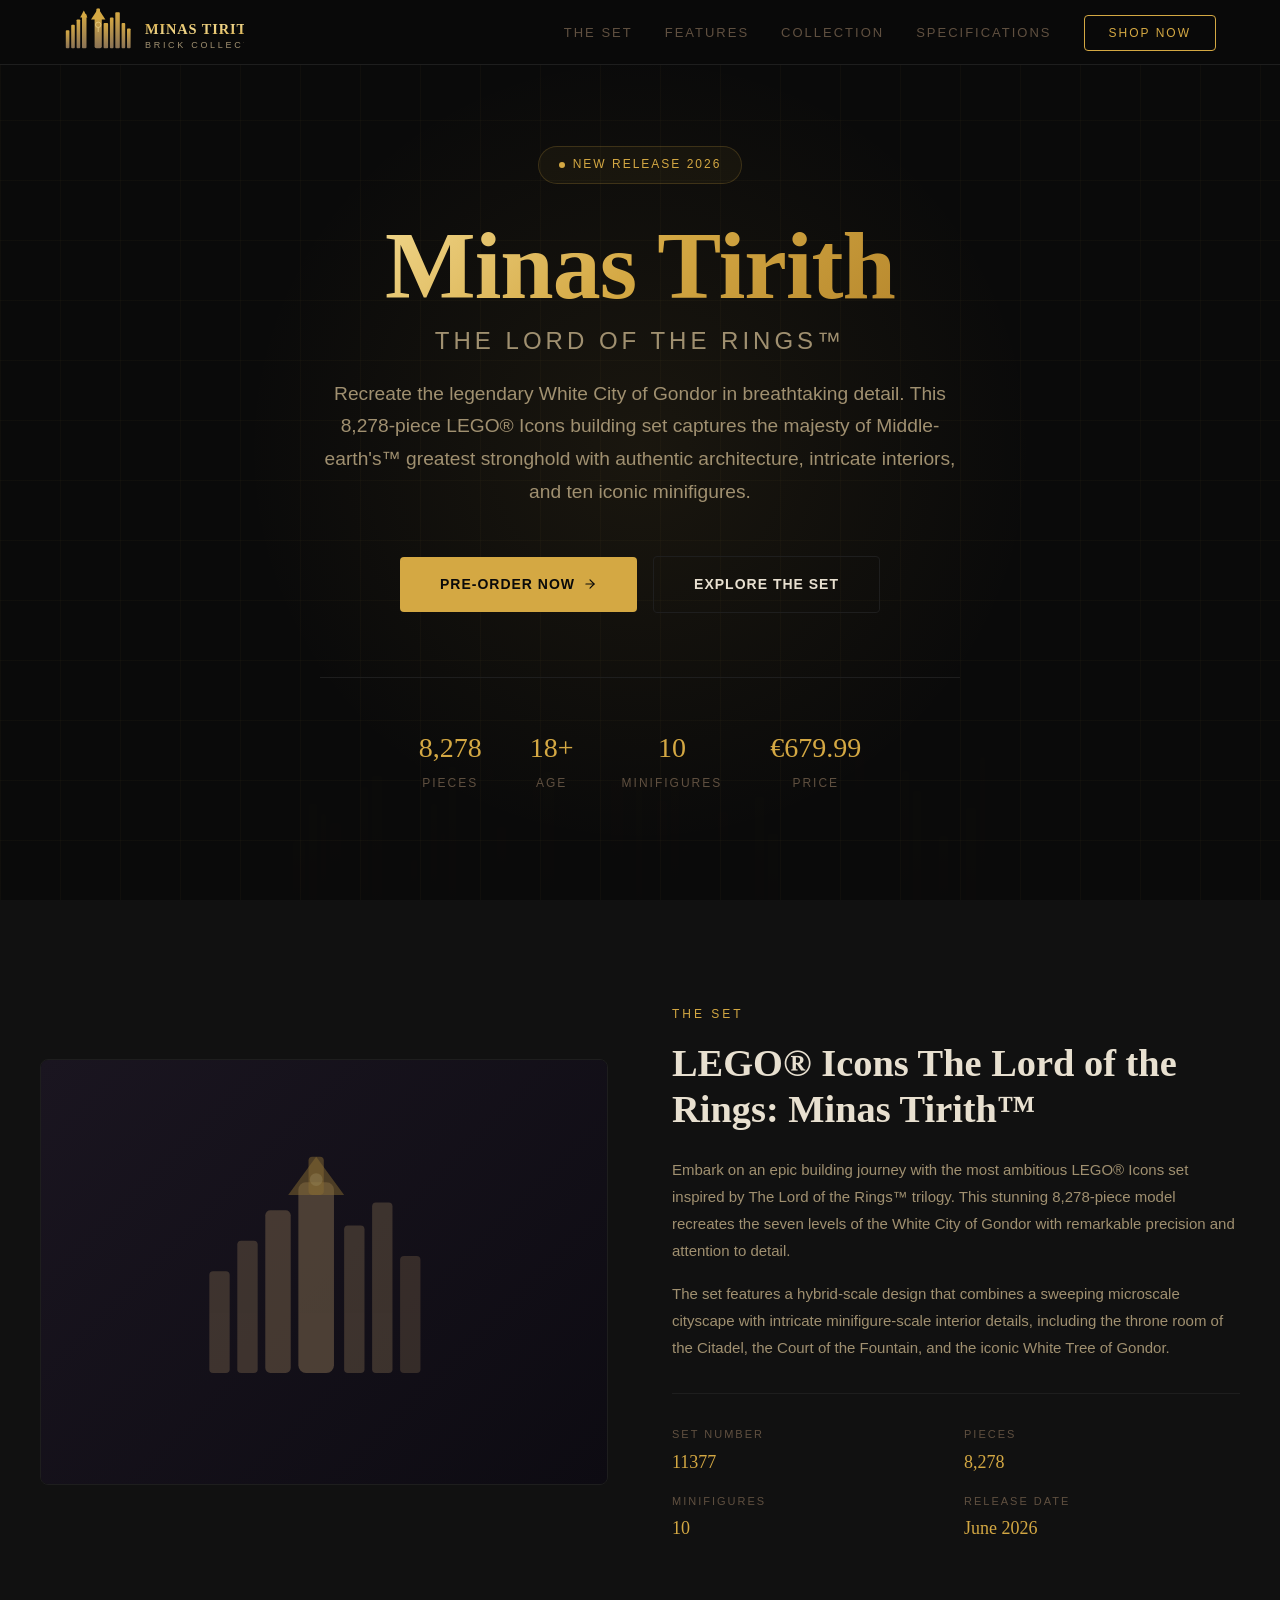
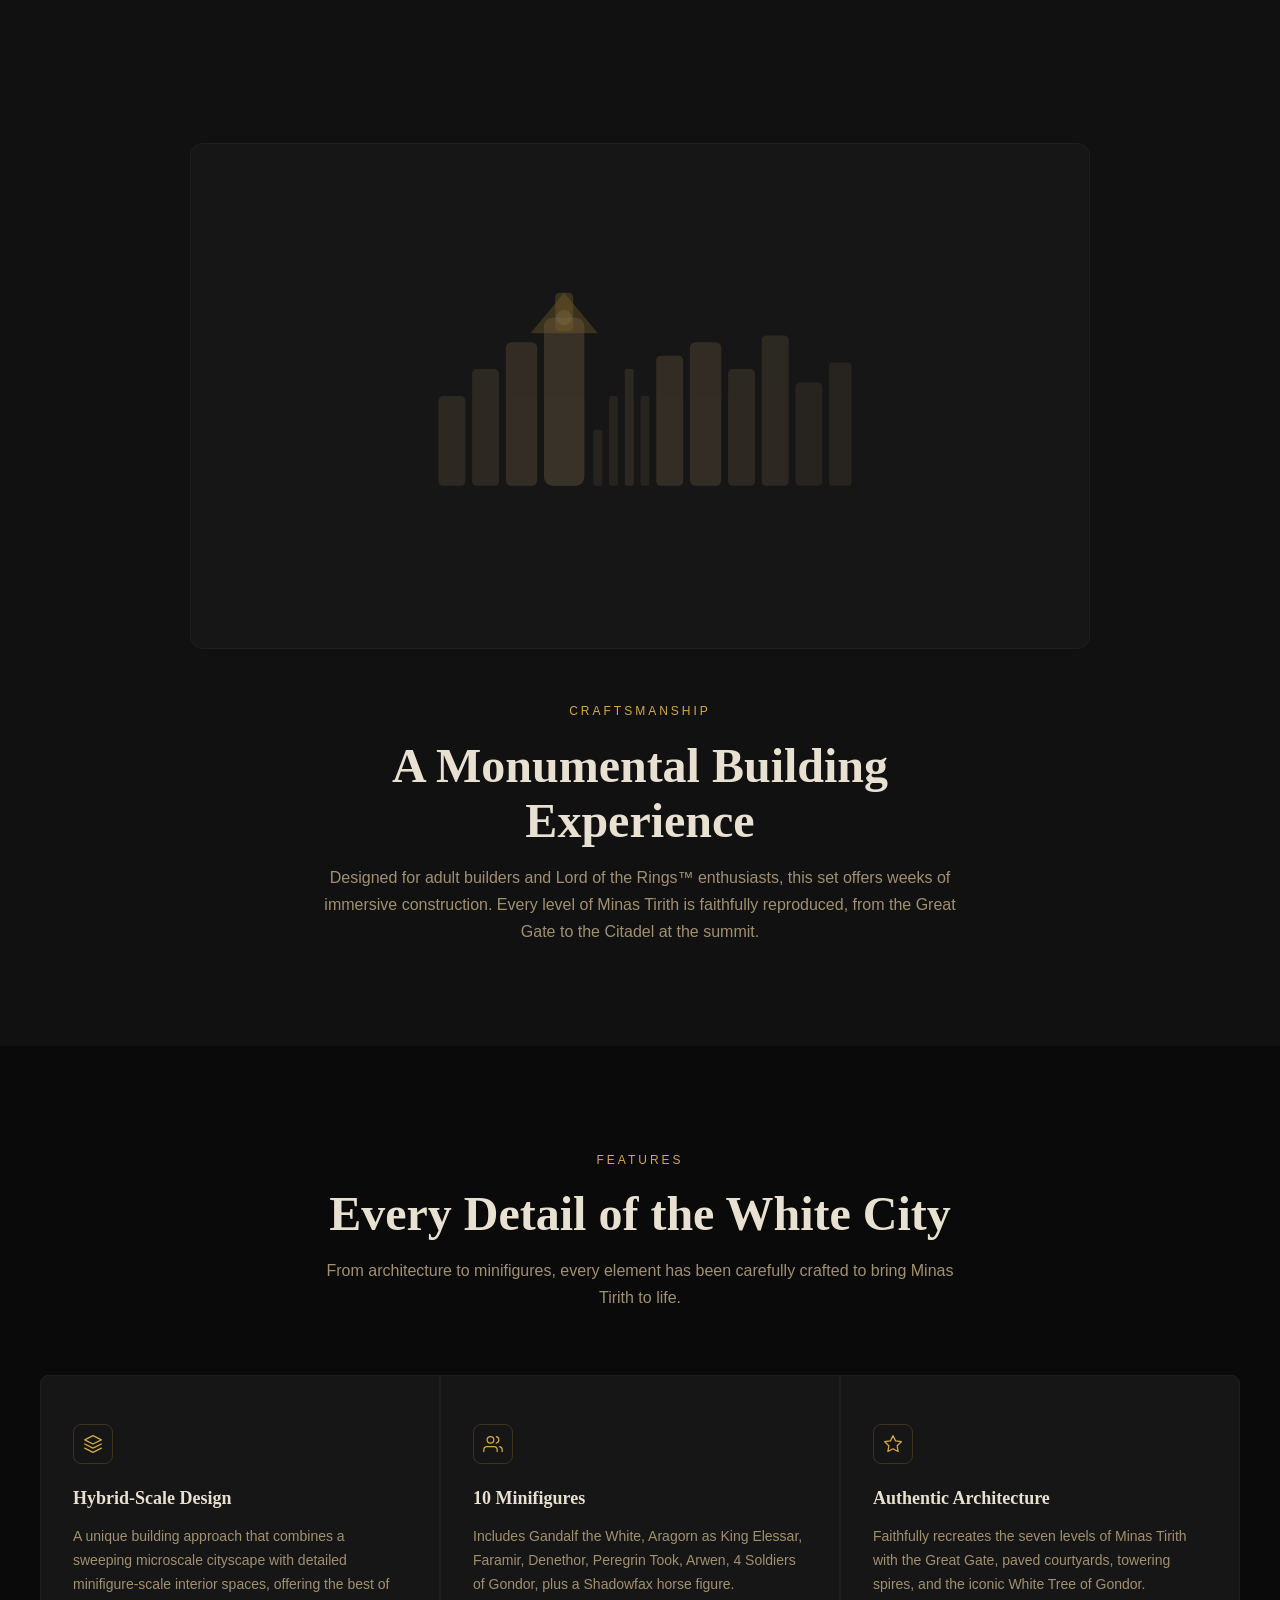
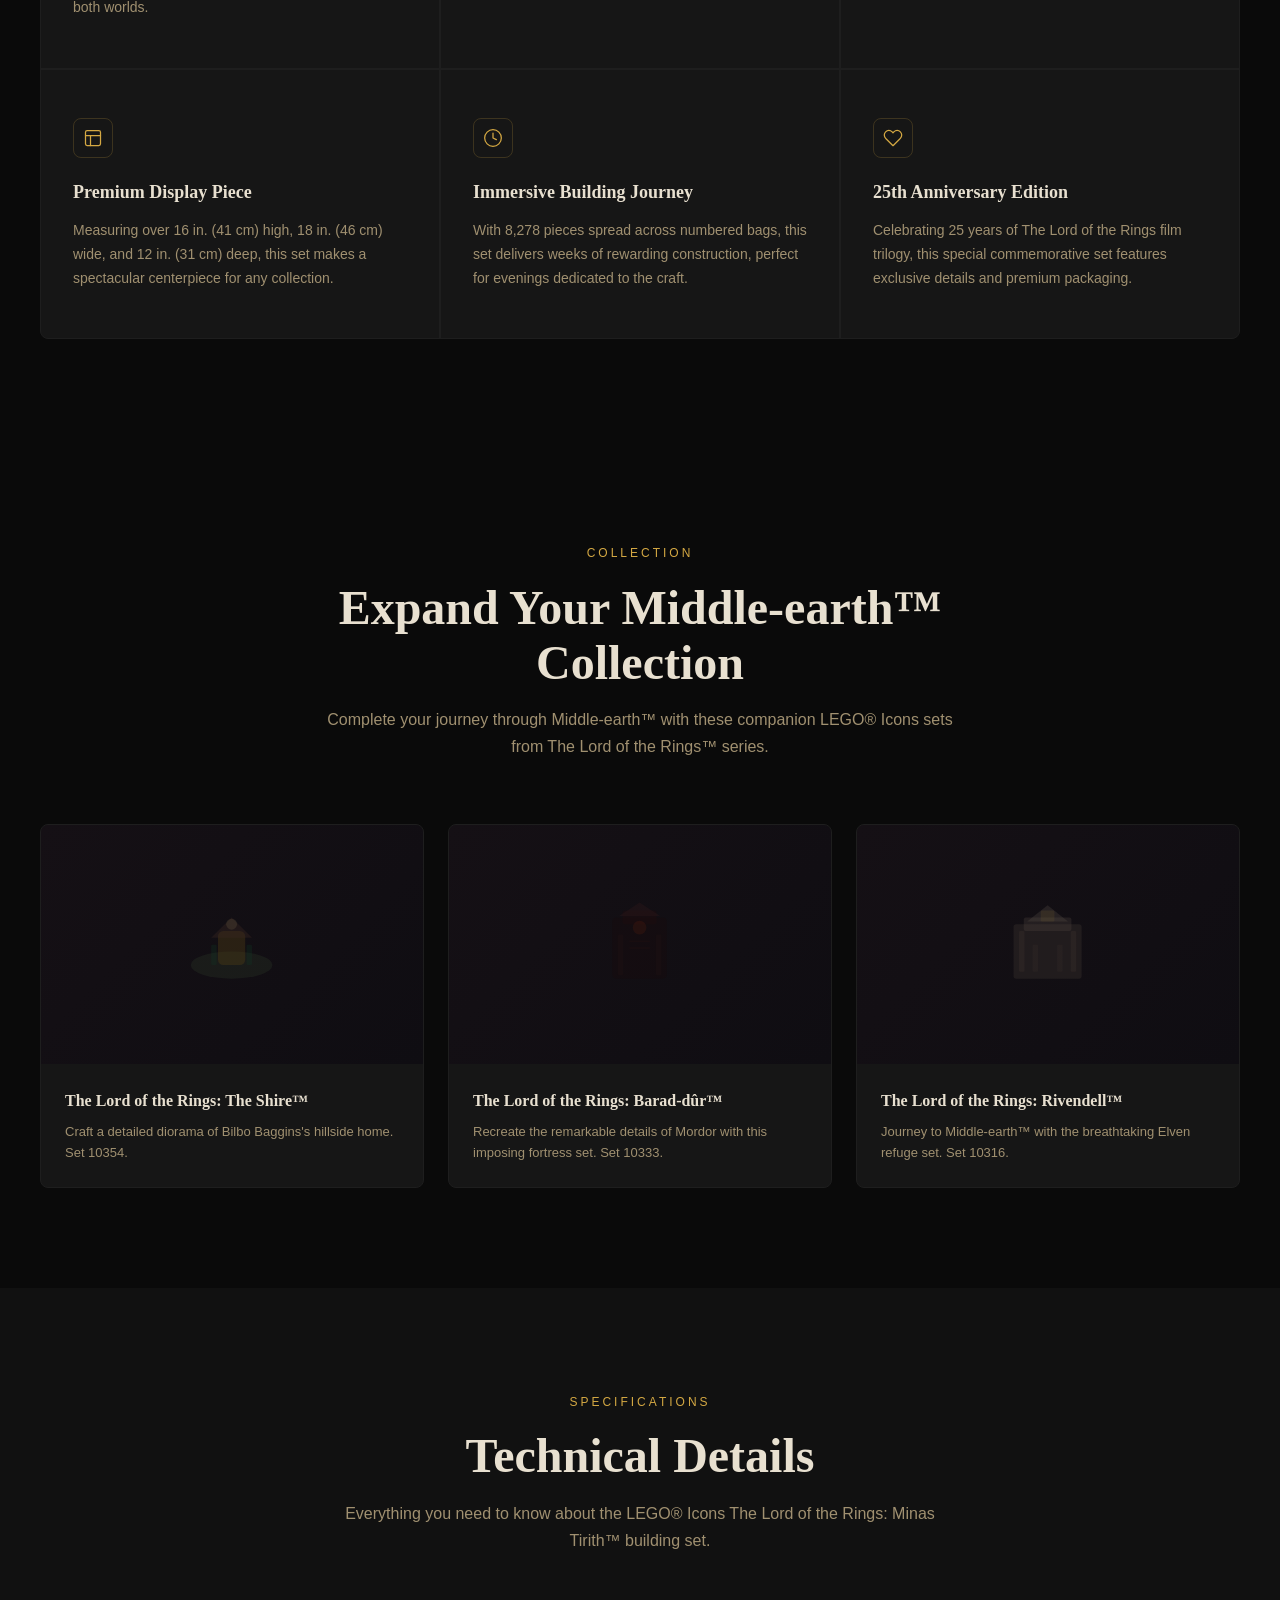
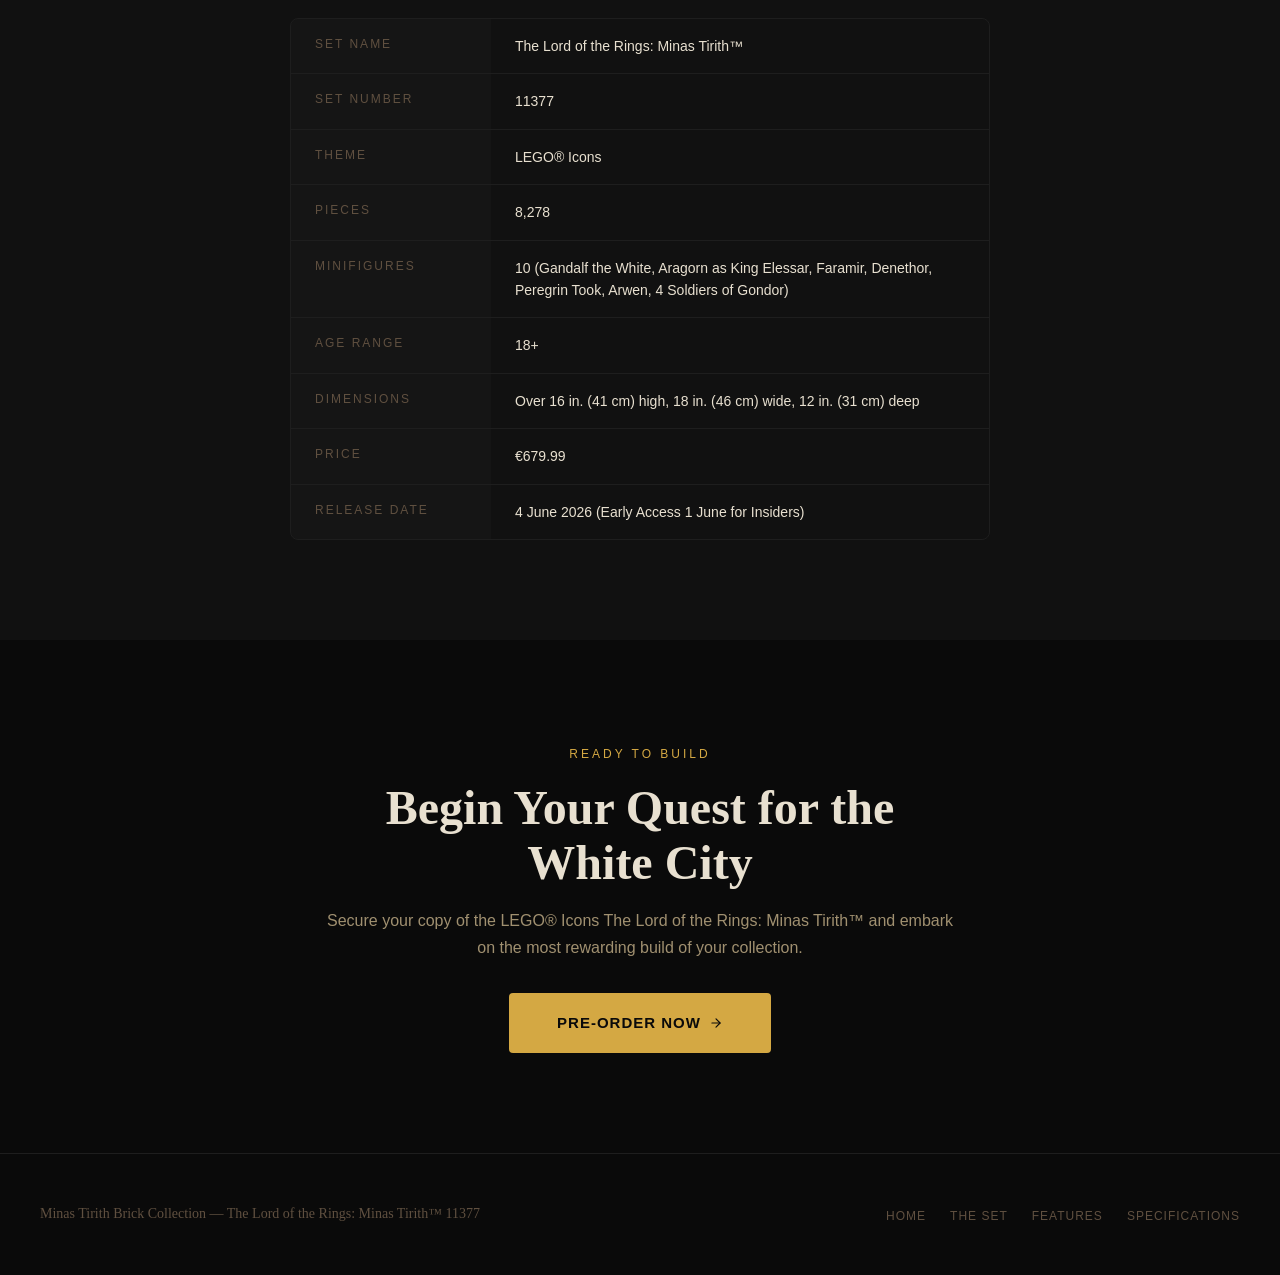
<file: index.html>
<!DOCTYPE html>
<html lang="en">
<head>
  <meta charset="UTF-8">
  <meta name="viewport" content="width=device-width, initial-scale=1.0">

  <!-- ======== SEO Meta ======== -->
  <title>The Lord of the Rings: Minas Tirith™ 11377 | LEGO® Icons | Brick Collection</title>
  <meta name="description" content="Build the legendary White City of Gondor with the LEGO® Icons The Lord of the Rings: Minas Tirith™ (11377) set. 8,278 pieces, hybrid-scale design with 10 minifigures. A spectacular display model for adult builders and Middle-earth™ fans.">
  <meta name="keywords" content="LEGO Icons, Lord of the Rings, Minas Tirith, White City, Gondor, adult building set, 8,278 pieces, display model, Middle-earth, hybrid-scale design, collectible LEGO set, fantasy building set, LOTR LEGO, 11377">
  <meta name="robots" content="index, follow">
  <meta name="author" content="Minas Tirith Brick Collection">
  <link rel="canonical" href="https://minastirithlego.homes/">

  <!-- ======== Open Graph ======== -->
  <meta property="og:type" content="website">
  <meta property="og:title" content="The Lord of the Rings: Minas Tirith™ 11377 | LEGO® Icons | Brick Collection">
  <meta property="og:description" content="Build the legendary White City of Gondor with the LEGO® Icons The Lord of the Rings: Minas Tirith™ (11377) set. 8,278 pieces, hybrid-scale design with 10 minifigures.">
  <meta property="og:url" content="https://minastirithlego.homes/">
  <meta property="og:image" content="assets/og-image.svg">
  <meta property="og:image:width" content="1200">
  <meta property="og:image:height" content="630">
  <meta property="og:locale" content="en_US">
  <meta property="og:site_name" content="Minas Tirith Brick Collection">

  <!-- ======== Twitter Card ======== -->
  <meta name="twitter:card" content="summary_large_image">
  <meta name="twitter:title" content="The Lord of the Rings: Minas Tirith™ 11377 | LEGO® Icons">
  <meta name="twitter:description" content="Build the legendary White City of Gondor with the LEGO® Icons Minas Tirith™ set. 8,278 pieces, 10 minifigures.">
  <meta name="twitter:image" content="assets/og-image.svg">

  <!-- ======== Favicon ======== -->
  <link rel="icon" type="image/svg+xml" href="assets/favicon.svg">
  <link rel="apple-touch-icon" href="assets/apple-touch-icon.svg">

  <!-- ======== Styles ======== -->
  <link rel="stylesheet" href="styles.css">

  <!-- ======== Schema ======== -->
  <script type="application/ld+json">
  {
    "@context": "https://schema.org",
    "@type": "Product",
    "name": "LEGO® Icons The Lord of the Rings: Minas Tirith™",
    "sku": "11377",
    "description": "Build the legendary White City of Gondor with the LEGO® Icons The Lord of the Rings: Minas Tirith™ set. 8,278 pieces, hybrid-scale design with 10 minifigures.",
    "brand": {
      "@type": "Brand",
      "name": "LEGO® Icons"
    },
    "offers": {
      "@type": "Offer",
      "priceCurrency": "EUR",
      "price": "679.99"
    }
  }
  </script>
</head>
<body>

  <!-- ============================================
       NAVIGATION
       ============================================ -->
  <nav class="nav">
    <div class="nav-inner">
      <a href="/" class="nav-logo" aria-label="Minas Tirith Brick Collection Home">
        <img src="assets/logo.svg" alt="Minas Tirith Brick Collection" width="180" height="54">
      </a>
      <ul class="nav-links" id="navLinks">
        <li><a href="#product">The Set</a></li>
        <li><a href="#features">Features</a></li>
        <li><a href="#collection">Collection</a></li>
        <li><a href="#specs">Specifications</a></li>
        <li><a href="https://mirofish.my/" class="nav-cta" target="_blank" rel="noopener">Shop Now</a></li>
      </ul>
      <button class="mobile-menu-btn" id="mobileMenuBtn" aria-label="Toggle navigation menu">
        <svg width="24" height="24" viewBox="0 0 24 24" fill="none" stroke="currentColor" stroke-width="1.5" stroke-linecap="round">
          <line x1="4" y1="7" x2="20" y2="7"/>
          <line x1="4" y1="12" x2="20" y2="12"/>
          <line x1="4" y1="17" x2="20" y2="17"/>
        </svg>
      </button>
    </div>
  </nav>

  <!-- ============================================
       HERO SECTION
       ============================================ -->
  <section class="hero" id="hero">
    <div class="hero-bg">
      <div class="hero-bg-grid"></div>
      <div class="hero-bg-glow"></div>
      <div class="hero-bg-city" id="citySilhouette"></div>
    </div>

    <div class="hero-content">
      <div class="hero-badge fade-in">
        <span class="hero-badge-dot"></span>
        New Release 2026
      </div>

      <h1 class="hero-title fade-in-up delay-1">
        <span class="gold">Minas Tirith</span>
        <span class="subtitle">The Lord of the Rings™</span>
      </h1>

      <p class="hero-desc fade-in-up delay-2">
        Recreate the legendary White City of Gondor in breathtaking detail. 
        This 8,278-piece LEGO® Icons building set captures the majesty of 
        Middle-earth's™ greatest stronghold with authentic architecture, 
        intricate interiors, and ten iconic minifigures.
      </p>

      <div class="hero-actions fade-in-up delay-3">
        <a href="https://mirofish.my/" class="btn btn-primary" target="_blank" rel="noopener">
          Pre-order Now
          <svg width="14" height="14" viewBox="0 0 24 24" fill="none" stroke="currentColor" stroke-width="2" stroke-linecap="round" stroke-linejoin="round">
            <line x1="5" y1="12" x2="19" y2="12"/><polyline points="12 5 19 12 12 19"/>
          </svg>
        </a>
        <a href="#product" class="btn btn-secondary">
          Explore the Set
        </a>
      </div>

      <div class="hero-stats fade-in-up delay-4">
        <div>
          <div class="hero-stat-value">8,278</div>
          <div class="hero-stat-label">Pieces</div>
        </div>
        <div>
          <div class="hero-stat-value">18+</div>
          <div class="hero-stat-label">Age</div>
        </div>
        <div>
          <div class="hero-stat-value">10</div>
          <div class="hero-stat-label">Minifigures</div>
        </div>
        <div>
          <div class="hero-stat-value">€679.99</div>
          <div class="hero-stat-label">Price</div>
        </div>
      </div>
    </div>
  </section>

  <!-- ============================================
       PRODUCT SHOWCASE
       ============================================ -->
  <section class="section showcase" id="product">
    <div class="showcase-grid">
      <div class="showcase-image fade-in">
        <div class="showcase-image-placeholder">
          <svg viewBox="0 0 200 200" fill="none" xmlns="http://www.w3.org/2000/svg">
            <rect x="10" y="100" width="16" height="80" rx="3" fill="#8b7355" opacity="0.6"/>
            <rect x="32" y="76" width="16" height="104" rx="3" fill="#8b7355" opacity="0.6"/>
            <rect x="54" y="52" width="20" height="128" rx="4" fill="#8b7355" opacity="0.7"/>
            <rect x="80" y="30" width="28" height="150" rx="6" fill="#8b7355" opacity="0.8"/>
            <polygon points="94,10 72,40 116,40" fill="#d4a843" opacity="0.5"/>
            <rect x="88" y="10" width="12" height="30" rx="3" fill="#d4a843" opacity="0.5"/>
            <circle cx="94" cy="28" r="5" fill="#f0d68a" opacity="0.4"/>
            <rect x="116" y="64" width="16" height="116" rx="3" fill="#8b7355" opacity="0.6"/>
            <rect x="138" y="46" width="16" height="134" rx="3" fill="#8b7355" opacity="0.6"/>
            <rect x="160" y="88" width="16" height="92" rx="3" fill="#8b7355" opacity="0.5"/>
          </svg>
        </div>
      </div>

      <div class="showcase-info fade-in-up delay-1">
        <span class="section-label">The Set</span>
        <h2>LEGO® Icons The Lord of the Rings: Minas Tirith™</h2>
        <p>
          Embark on an epic building journey with the most ambitious LEGO® Icons 
          set inspired by The Lord of the Rings™ trilogy. This stunning 8,278-piece 
          model recreates the seven levels of the White City of Gondor with 
          remarkable precision and attention to detail.
        </p>
        <p>
          The set features a hybrid-scale design that combines a sweeping 
          microscale cityscape with intricate minifigure-scale interior details, 
          including the throne room of the Citadel, the Court of the Fountain, 
          and the iconic White Tree of Gondor.
        </p>

        <div class="showcase-specs">
          <div class="showcase-spec">
            <span class="showcase-spec-label">Set Number</span>
            <span class="showcase-spec-value">11377</span>
          </div>
          <div class="showcase-spec">
            <span class="showcase-spec-label">Pieces</span>
            <span class="showcase-spec-value">8,278</span>
          </div>
          <div class="showcase-spec">
            <span class="showcase-spec-label">Minifigures</span>
            <span class="showcase-spec-value">10</span>
          </div>
          <div class="showcase-spec">
            <span class="showcase-spec-label">Release Date</span>
            <span class="showcase-spec-value">June 2026</span>
          </div>
        </div>
      </div>
    </div>
  </section>

  <!-- ============================================
       HERO IMAGE SECTION (inspired by autoresearch)
       ============================================ -->
  <section class="section hero-image-section">
    <div class="hero-image-content">
      <div class="hero-image-wrapper fade-in">
        <svg viewBox="0 0 400 200" fill="none" xmlns="http://www.w3.org/2000/svg">
          <rect x="20" y="100" width="24" height="80" rx="4" fill="#8b7355" opacity="0.4"/>
          <rect x="50" y="76" width="24" height="104" rx="4" fill="#8b7355" opacity="0.4"/>
          <rect x="80" y="52" width="28" height="128" rx="5" fill="#8b7355" opacity="0.5"/>
          <rect x="114" y="30" width="36" height="150" rx="8" fill="#8b7355" opacity="0.6"/>
          <polygon points="132,8 102,44 162,44" fill="#d4a843" opacity="0.4"/>
          <rect x="124" y="8" width="16" height="34" rx="4" fill="#d4a843" opacity="0.4"/>
          <circle cx="132" cy="30" r="7" fill="#f0d68a" opacity="0.3"/>
          <rect x="158" y="130" width="8" height="50" rx="2" fill="#8b7355" opacity="0.3"/>
          <rect x="172" y="100" width="8" height="80" rx="2" fill="#8b7355" opacity="0.3"/>
          <rect x="186" y="76" width="8" height="104" rx="2" fill="#8b7355" opacity="0.4"/>
          <rect x="200" y="100" width="8" height="80" rx="2" fill="#8b7355" opacity="0.3"/>
          <rect x="214" y="64" width="24" height="116" rx="4" fill="#8b7355" opacity="0.5"/>
          <rect x="244" y="52" width="28" height="128" rx="5" fill="#8b7355" opacity="0.5"/>
          <rect x="278" y="76" width="24" height="104" rx="4" fill="#8b7355" opacity="0.4"/>
          <rect x="308" y="46" width="24" height="134" rx="4" fill="#8b7355" opacity="0.4"/>
          <rect x="338" y="88" width="24" height="92" rx="4" fill="#8b7355" opacity="0.3"/>
          <rect x="368" y="70" width="20" height="110" rx="3" fill="#8b7355" opacity="0.3"/>
        </svg>
      </div>
      <div class="section-header fade-in-up delay-1" style="margin-bottom: 0;">
        <span class="section-label">Craftsmanship</span>
        <h2 class="section-title">A Monumental Building Experience</h2>
        <p class="section-desc">
          Designed for adult builders and Lord of the Rings™ enthusiasts, 
          this set offers weeks of immersive construction. Every level of 
          Minas Tirith is faithfully reproduced, from the Great Gate to 
          the Citadel at the summit.
        </p>
      </div>
    </div>
  </section>

  <!-- ============================================
       FEATURES
       ============================================ -->
  <section class="section features" id="features">
    <div class="section-header fade-in">
      <span class="section-label">Features</span>
      <h2 class="section-title">Every Detail of the White City</h2>
      <p class="section-desc">
        From architecture to minifigures, every element has been carefully 
        crafted to bring Minas Tirith to life.
      </p>
    </div>

    <div class="features-grid fade-in-up delay-1">
      <div class="feature-card">
        <div class="feature-icon">
          <svg width="20" height="20" viewBox="0 0 24 24" fill="none" stroke="currentColor" stroke-width="1.5" stroke-linecap="round" stroke-linejoin="round">
            <path d="M12 2L2 7l10 5 10-5-10-5z"/><path d="M2 17l10 5 10-5"/><path d="M2 12l10 5 10-5"/>
          </svg>
        </div>
        <h3>Hybrid-Scale Design</h3>
        <p>A unique building approach that combines a sweeping microscale cityscape with detailed minifigure-scale interior spaces, offering the best of both worlds.</p>
      </div>

      <div class="feature-card">
        <div class="feature-icon">
          <svg width="20" height="20" viewBox="0 0 24 24" fill="none" stroke="currentColor" stroke-width="1.5" stroke-linecap="round" stroke-linejoin="round">
            <path d="M17 21v-2a4 4 0 0 0-4-4H5a4 4 0 0 0-4 4v2"/><circle cx="9" cy="7" r="4"/><path d="M23 21v-2a4 4 0 0 0-3-3.87"/><path d="M16 3.13a4 4 0 0 1 0 7.75"/>
          </svg>
        </div>
        <h3>10 Minifigures</h3>
        <p>Includes Gandalf the White, Aragorn as King Elessar, Faramir, Denethor, Peregrin Took, Arwen, 4 Soldiers of Gondor, plus a Shadowfax horse figure.</p>
      </div>

      <div class="feature-card">
        <div class="feature-icon">
          <svg width="20" height="20" viewBox="0 0 24 24" fill="none" stroke="currentColor" stroke-width="1.5" stroke-linecap="round" stroke-linejoin="round">
            <polygon points="12 2 15.09 8.26 22 9.27 17 14.14 18.18 21.02 12 17.77 5.82 21.02 7 14.14 2 9.27 8.91 8.26 12 2"/>
          </svg>
        </div>
        <h3>Authentic Architecture</h3>
        <p>Faithfully recreates the seven levels of Minas Tirith with the Great Gate, paved courtyards, towering spires, and the iconic White Tree of Gondor.</p>
      </div>

      <div class="feature-card">
        <div class="feature-icon">
          <svg width="20" height="20" viewBox="0 0 24 24" fill="none" stroke="currentColor" stroke-width="1.5" stroke-linecap="round" stroke-linejoin="round">
            <rect x="3" y="3" width="18" height="18" rx="2" ry="2"/><line x1="3" y1="9" x2="21" y2="9"/><line x1="9" y1="21" x2="9" y2="9"/>
          </svg>
        </div>
        <h3>Premium Display Piece</h3>
        <p>Measuring over 16 in. (41 cm) high, 18 in. (46 cm) wide, and 12 in. (31 cm) deep, this set makes a spectacular centerpiece for any collection.</p>
      </div>

      <div class="feature-card">
        <div class="feature-icon">
          <svg width="20" height="20" viewBox="0 0 24 24" fill="none" stroke="currentColor" stroke-width="1.5" stroke-linecap="round" stroke-linejoin="round">
            <circle cx="12" cy="12" r="10"/><path d="M12 6v6l4 2"/>
          </svg>
        </div>
        <h3>Immersive Building Journey</h3>
        <p>With 8,278 pieces spread across numbered bags, this set delivers weeks of rewarding construction, perfect for evenings dedicated to the craft.</p>
      </div>

      <div class="feature-card">
        <div class="feature-icon">
          <svg width="20" height="20" viewBox="0 0 24 24" fill="none" stroke="currentColor" stroke-width="1.5" stroke-linecap="round" stroke-linejoin="round">
            <path d="M20.84 4.61a5.5 5.5 0 0 0-7.78 0L12 5.67l-1.06-1.06a5.5 5.5 0 0 0-7.78 7.78l1.06 1.06L12 21.23l7.78-7.78 1.06-1.06a5.5 5.5 0 0 0 0-7.78z"/>
          </svg>
        </div>
        <h3>25th Anniversary Edition</h3>
        <p>Celebrating 25 years of The Lord of the Rings film trilogy, this special commemorative set features exclusive details and premium packaging.</p>
      </div>
    </div>
  </section>

  <!-- ============================================
       COLLECTION / RELATED SETS
       ============================================ -->
  <section class="section collection" id="collection">
    <div class="section-header fade-in">
      <span class="section-label">Collection</span>
      <h2 class="section-title">Expand Your Middle-earth™ Collection</h2>
      <p class="section-desc">
        Complete your journey through Middle-earth™ with these companion 
        LEGO® Icons sets from The Lord of the Rings™ series.
      </p>
    </div>

    <div class="collection-grid fade-in-up delay-1">
      <div class="collection-card">
        <div class="collection-card-image">
          <svg viewBox="0 0 200 140" fill="none" xmlns="http://www.w3.org/2000/svg">
            <ellipse cx="100" cy="100" rx="60" ry="20" fill="#4a6741" opacity="0.3"/>
            <rect x="80" y="50" width="40" height="50" rx="8" fill="#8b6914" opacity="0.4"/>
            <polygon points="100,30 70,60 130,60" fill="#5c3d2e" opacity="0.4"/>
            <circle cx="100" cy="40" r="8" fill="#f0d68a" opacity="0.2"/>
            <rect x="70" y="70" width="8" height="30" rx="2" fill="#0d5e33" opacity="0.3"/>
            <rect x="122" y="70" width="8" height="30" rx="2" fill="#0d5e33" opacity="0.3"/>
          </svg>
        </div>
        <div class="collection-card-body">
          <h3>The Lord of the Rings: The Shire™</h3>
          <p>Craft a detailed diorama of Bilbo Baggins's hillside home. Set 10354.</p>
        </div>
      </div>

      <div class="collection-card">
        <div class="collection-card-image">
          <svg viewBox="0 0 200 140" fill="none" xmlns="http://www.w3.org/2000/svg">
            <rect x="60" y="30" width="80" height="90" rx="6" fill="#1a0a0a" opacity="0.6"/>
            <rect x="75" y="20" width="50" height="20" rx="4" fill="#2a0a0a" opacity="0.5"/>
            <polygon points="100,8 70,28 130,28" fill="#3d1c1c" opacity="0.5"/>
            <circle cx="100" cy="45" r="10" fill="#ff4500" opacity="0.15"/>
            <rect x="68" y="55" width="8" height="60" rx="2" fill="#2a1515" opacity="0.4"/>
            <rect x="124" y="55" width="8" height="60" rx="2" fill="#2a1515" opacity="0.4"/>
            <line x1="85" y1="65" x2="115" y2="65" stroke="#ff4500" stroke-width="0.5" opacity="0.2"/>
            <line x1="85" y1="75" x2="115" y2="75" stroke="#ff4500" stroke-width="0.5" opacity="0.2"/>
          </svg>
        </div>
        <div class="collection-card-body">
          <h3>The Lord of the Rings: Barad-dûr™</h3>
          <p>Recreate the remarkable details of Mordor with this imposing fortress set. Set 10333.</p>
        </div>
      </div>

      <div class="collection-card">
        <div class="collection-card-image">
          <svg viewBox="0 0 200 140" fill="none" xmlns="http://www.w3.org/2000/svg">
            <rect x="50" y="40" width="100" height="80" rx="4" fill="#7a6b5a" opacity="0.3"/>
            <rect x="65" y="30" width="70" height="20" rx="3" fill="#8b7a6a" opacity="0.3"/>
            <polygon points="100,12 70,36 130,36" fill="#9a8a7a" opacity="0.3"/>
            <rect x="90" y="20" width="20" height="16" rx="2" fill="#d4a843" opacity="0.2"/>
            <rect x="58" y="50" width="8" height="60" rx="2" fill="#6a5b4a" opacity="0.3"/>
            <rect x="134" y="50" width="8" height="60" rx="2" fill="#6a5b4a" opacity="0.3"/>
            <rect x="78" y="70" width="8" height="40" rx="2" fill="#6a5b4a" opacity="0.2"/>
            <rect x="114" y="70" width="8" height="40" rx="2" fill="#6a5b4a" opacity="0.2"/>
          </svg>
        </div>
        <div class="collection-card-body">
          <h3>The Lord of the Rings: Rivendell™</h3>
          <p>Journey to Middle-earth™ with the breathtaking Elven refuge set. Set 10316.</p>
        </div>
      </div>
    </div>
  </section>

  <!-- ============================================
       SPECIFICATIONS
       ============================================ -->
  <section class="section specs" id="specs">
    <div class="section-header fade-in">
      <span class="section-label">Specifications</span>
      <h2 class="section-title">Technical Details</h2>
      <p class="section-desc">
        Everything you need to know about the LEGO® Icons The Lord of the 
        Rings: Minas Tirith™ building set.
      </p>
    </div>

    <div class="specs-table fade-in-up delay-1">
      <div class="specs-row">
        <div class="specs-label">Set Name</div>
        <div class="specs-value">The Lord of the Rings: Minas Tirith™</div>
      </div>
      <div class="specs-row">
        <div class="specs-label">Set Number</div>
        <div class="specs-value">11377</div>
      </div>
      <div class="specs-row">
        <div class="specs-label">Theme</div>
        <div class="specs-value">LEGO® Icons</div>
      </div>
      <div class="specs-row">
        <div class="specs-label">Pieces</div>
        <div class="specs-value">8,278</div>
      </div>
      <div class="specs-row">
        <div class="specs-label">Minifigures</div>
        <div class="specs-value">10 (Gandalf the White, Aragorn as King Elessar, Faramir, Denethor, Peregrin Took, Arwen, 4 Soldiers of Gondor)</div>
      </div>
      <div class="specs-row">
        <div class="specs-label">Age Range</div>
        <div class="specs-value">18+</div>
      </div>
      <div class="specs-row">
        <div class="specs-label">Dimensions</div>
        <div class="specs-value">Over 16 in. (41 cm) high, 18 in. (46 cm) wide, 12 in. (31 cm) deep</div>
      </div>
      <div class="specs-row">
        <div class="specs-label">Price</div>
        <div class="specs-value">€679.99</div>
      </div>
      <div class="specs-row">
        <div class="specs-label">Release Date</div>
        <div class="specs-value">4 June 2026 (Early Access 1 June for Insiders)</div>
      </div>
    </div>
  </section>

  <!-- ============================================
       CTA SECTION
       ============================================ -->
  <section class="section" style="background: var(--bg-primary); text-align: center;">
    <div class="section-header fade-in" style="margin-bottom: 32px;">
      <span class="section-label">Ready to Build</span>
      <h2 class="section-title">Begin Your Quest for the White City</h2>
      <p class="section-desc">
        Secure your copy of the LEGO® Icons The Lord of the Rings: 
        Minas Tirith™ and embark on the most rewarding build of your collection.
      </p>
    </div>

    <div class="fade-in-up delay-1">
      <a href="https://mirofish.my/" class="btn btn-primary" target="_blank" rel="noopener" style="padding: 18px 48px; font-size: 15px;">
        Pre-order Now
        <svg width="14" height="14" viewBox="0 0 24 24" fill="none" stroke="currentColor" stroke-width="2" stroke-linecap="round" stroke-linejoin="round">
          <line x1="5" y1="12" x2="19" y2="12"/><polyline points="12 5 19 12 12 19"/>
        </svg>
      </a>
    </div>
  </section>

  <!-- ============================================
       FOOTER
       ============================================ -->
  <footer class="footer">
    <div class="footer-inner">
      <div class="footer-logo">
        Minas Tirith Brick Collection &mdash; The Lord of the Rings: Minas Tirith™ 11377
      </div>
      <ul class="footer-links">
        <li><a href="#hero">Home</a></li>
        <li><a href="#product">The Set</a></li>
        <li><a href="#features">Features</a></li>
        <li><a href="#specs">Specifications</a></li>
      </ul>
    </div>
  </footer>

  <!-- ============================================
       JAVASCRIPT
       ============================================ -->
  <script>
    // Mobile menu toggle
    const mobileBtn = document.getElementById('mobileMenuBtn');
    const navLinks = document.getElementById('navLinks');

    mobileBtn.addEventListener('click', () => {
      navLinks.classList.toggle('open');
    });

    // Close mobile menu on link click
    document.querySelectorAll('.nav-links a').forEach(link => {
      link.addEventListener('click', () => {
        navLinks.classList.remove('open');
      });
    });

    // City silhouette generation
    const cityContainer = document.getElementById('citySilhouette');
    const numBuildings = 60;

    for (let i = 0; i < numBuildings; i++) {
      const building = document.createElement('span');
      const width = Math.random() * 8 + 4;
      const height = Math.random() * 120 + 40;
      const opacity = Math.random() * 0.08 + 0.02;
      building.style.width = width + 'px';
      building.style.height = height + 'px';
      building.style.opacity = opacity;
      cityContainer.appendChild(building);
    }

    // Intersection Observer for fade-in animations
    const observer = new IntersectionObserver((entries) => {
      entries.forEach(entry => {
        if (entry.isIntersecting) {
          entry.target.style.animationPlayState = 'running';
        }
      });
    }, { threshold: 0.1 });

    document.querySelectorAll('.fade-in, .fade-in-up').forEach(el => {
      el.style.animationPlayState = 'paused';
      observer.observe(el);
    });
  </script>

</body>
</html>
</file>
<file: styles.css>
/* ========================================
   MINAS TIRITH LEGO - Main Stylesheet
   Inspired by autoresearch.lol aesthetic
   ======================================== */

:root {
  --bg-primary: #0a0a0a;
  --bg-secondary: #111111;
  --bg-card: #161616;
  --text-primary: #e8e0d0;
  --text-secondary: #a09070;
  --text-muted: #605040;
  --accent-gold: #d4a843;
  --accent-gold-light: #f0d68a;
  --accent-gold-dark: #b8892e;
  --border-color: #1e1e1e;
  --border-gold: rgba(212, 168, 67, 0.2);
  --glow-gold: rgba(212, 168, 67, 0.08);
  --max-width: 1200px;
  --font-serif: 'Georgia', 'Times New Roman', serif;
  --font-sans: -apple-system, BlinkMacSystemFont, 'SF Pro Text', 'Helvetica Neue', Arial, sans-serif;
}

*, *::before, *::after {
  margin: 0;
  padding: 0;
  box-sizing: border-box;
}

html {
  scroll-behavior: smooth;
  -webkit-font-smoothing: antialiased;
  -moz-osx-font-smoothing: grayscale;
}

body {
  font-family: var(--font-sans);
  background: var(--bg-primary);
  color: var(--text-primary);
  line-height: 1.6;
  overflow-x: hidden;
}

a {
  color: var(--text-primary);
  text-decoration: none;
  transition: color 0.2s ease;
}

a:hover {
  color: var(--accent-gold);
}

img {
  max-width: 100%;
  height: auto;
}

.container {
  max-width: var(--max-width);
  margin: 0 auto;
  padding: 0 24px;
}

/* ========================================
   NAVIGATION
   ======================================== */

.nav {
  position: fixed;
  top: 0;
  left: 0;
  right: 0;
  z-index: 100;
  background: rgba(10, 10, 10, 0.95);
  backdrop-filter: blur(20px);
  -webkit-backdrop-filter: blur(20px);
  border-bottom: 1px solid var(--border-color);
}

.nav-inner {
  display: flex;
  align-items: center;
  justify-content: space-between;
  max-width: var(--max-width);
  margin: 0 auto;
  padding: 12px 24px;
  height: 64px;
}

.nav-logo {
  display: flex;
  align-items: center;
  gap: 12px;
}

.nav-logo svg {
  width: 180px;
  height: auto;
}

.nav-links {
  display: flex;
  align-items: center;
  gap: 32px;
  list-style: none;
}

.nav-links a {
  font-family: var(--font-sans);
  font-size: 13px;
  text-transform: uppercase;
  letter-spacing: 2px;
  color: var(--text-muted);
  transition: color 0.2s ease;
}

.nav-links a:hover {
  color: var(--accent-gold);
}

.nav-cta {
  padding: 10px 24px;
  background: transparent;
  border: 1px solid var(--accent-gold);
  border-radius: 4px;
  color: var(--accent-gold) !important;
  font-size: 12px !important;
  letter-spacing: 2px;
  text-transform: uppercase;
  transition: all 0.2s ease;
  cursor: pointer;
}

.nav-cta:hover {
  background: var(--accent-gold);
  color: var(--bg-primary) !important;
}

.mobile-menu-btn {
  display: none;
  background: none;
  border: none;
  color: var(--text-primary);
  cursor: pointer;
  padding: 8px;
}

/* ========================================
   HERO SECTION
   ======================================== */

.hero {
  min-height: 100vh;
  display: flex;
  align-items: center;
  justify-content: center;
  position: relative;
  padding: 120px 24px 80px;
  overflow: hidden;
}

.hero-bg {
  position: absolute;
  inset: 0;
  z-index: 0;
}

.hero-bg-grid {
  position: absolute;
  inset: 0;
  background-image:
    linear-gradient(rgba(212, 168, 67, 0.03) 1px, transparent 1px),
    linear-gradient(90deg, rgba(212, 168, 67, 0.03) 1px, transparent 1px);
  background-size: 60px 60px;
}

.hero-bg-glow {
  position: absolute;
  top: 50%;
  left: 50%;
  transform: translate(-50%, -50%);
  width: 800px;
  height: 800px;
  background: radial-gradient(circle, var(--glow-gold) 0%, transparent 70%);
  pointer-events: none;
}

.hero-bg-city {
  position: absolute;
  bottom: 0;
  left: 0;
  right: 0;
  height: 50%;
  opacity: 0.08;
  display: flex;
  align-items: flex-end;
  justify-content: center;
  gap: 4px;
}

.hero-bg-city span {
  display: block;
  background: linear-gradient(to top, #8b7355, #d4a843);
  border-radius: 2px 2px 0 0;
}

.hero-content {
  position: relative;
  z-index: 1;
  text-align: center;
  max-width: 800px;
}

.hero-badge {
  display: inline-flex;
  align-items: center;
  gap: 8px;
  padding: 8px 20px;
  border: 1px solid var(--border-gold);
  border-radius: 100px;
  font-size: 12px;
  letter-spacing: 2px;
  text-transform: uppercase;
  color: var(--accent-gold);
  margin-bottom: 32px;
  background: rgba(212, 168, 67, 0.05);
}

.hero-badge-dot {
  width: 6px;
  height: 6px;
  background: var(--accent-gold);
  border-radius: 50%;
  animation: pulse-dot 2s ease-in-out infinite;
}

@keyframes pulse-dot {
  0%, 100% { opacity: 0.5; }
  50% { opacity: 1; }
}

.hero-title {
  font-family: var(--font-serif);
  font-size: clamp(48px, 8vw, 96px);
  font-weight: 700;
  line-height: 1.05;
  margin-bottom: 24px;
  letter-spacing: -1px;
}

.hero-title .gold {
  background: linear-gradient(135deg, var(--accent-gold-light), var(--accent-gold), var(--accent-gold-dark));
  -webkit-background-clip: text;
  -webkit-text-fill-color: transparent;
  background-clip: text;
}

.hero-title .subtitle {
  display: block;
  font-family: var(--font-sans);
  font-size: clamp(16px, 2vw, 24px);
  font-weight: 400;
  letter-spacing: 4px;
  text-transform: uppercase;
  color: var(--text-secondary);
  -webkit-text-fill-color: var(--text-secondary);
  margin-top: 12px;
}

.hero-desc {
  font-size: clamp(16px, 1.5vw, 20px);
  color: var(--text-secondary);
  line-height: 1.7;
  margin-bottom: 48px;
  max-width: 640px;
  margin-left: auto;
  margin-right: auto;
}

.hero-actions {
  display: flex;
  align-items: center;
  justify-content: center;
  gap: 16px;
  flex-wrap: wrap;
}

.btn {
  display: inline-flex;
  align-items: center;
  gap: 8px;
  padding: 16px 40px;
  border-radius: 4px;
  font-family: var(--font-sans);
  font-size: 14px;
  font-weight: 600;
  letter-spacing: 1px;
  text-transform: uppercase;
  cursor: pointer;
  transition: all 0.3s ease;
  border: none;
  text-decoration: none;
}

.btn-primary {
  background: var(--accent-gold);
  color: var(--bg-primary);
}

.btn-primary:hover {
  background: var(--accent-gold-light);
  transform: translateY(-2px);
  box-shadow: 0 8px 32px rgba(212, 168, 67, 0.3);
}

.btn-secondary {
  background: transparent;
  border: 1px solid var(--border-color);
  color: var(--text-primary);
}

.btn-secondary:hover {
  border-color: var(--accent-gold);
  color: var(--accent-gold);
  transform: translateY(-2px);
}

.hero-stats {
  display: flex;
  align-items: center;
  justify-content: center;
  gap: 48px;
  margin-top: 64px;
  padding-top: 48px;
  border-top: 1px solid var(--border-color);
}

.hero-stat-value {
  font-family: var(--font-serif);
  font-size: 28px;
  color: var(--accent-gold);
  margin-bottom: 4px;
}

.hero-stat-label {
  font-size: 12px;
  text-transform: uppercase;
  letter-spacing: 2px;
  color: var(--text-muted);
}

/* ========================================
   SECTION COMMON
   ======================================== */

.section {
  padding: 100px 24px;
  position: relative;
}

.section-header {
  text-align: center;
  max-width: 640px;
  margin: 0 auto 64px;
}

.section-label {
  display: inline-block;
  font-size: 12px;
  letter-spacing: 3px;
  text-transform: uppercase;
  color: var(--accent-gold);
  margin-bottom: 16px;
}

.section-title {
  font-family: var(--font-serif);
  font-size: clamp(32px, 4vw, 48px);
  line-height: 1.15;
  margin-bottom: 16px;
}

.section-desc {
  font-size: 16px;
  color: var(--text-secondary);
  line-height: 1.7;
}

/* ========================================
   PRODUCT SHOWCASE
   ======================================== */

.showcase {
  background: var(--bg-secondary);
}

.showcase-grid {
  display: grid;
  grid-template-columns: 1fr 1fr;
  gap: 64px;
  align-items: center;
  max-width: var(--max-width);
  margin: 0 auto;
}

.showcase-image {
  position: relative;
  border-radius: 8px;
  overflow: hidden;
  background: var(--bg-card);
  border: 1px solid var(--border-color);
  aspect-ratio: 4/3;
  display: flex;
  align-items: center;
  justify-content: center;
}

.showcase-image-placeholder {
  width: 100%;
  height: 100%;
  display: flex;
  align-items: center;
  justify-content: center;
  background: linear-gradient(135deg, #1a1520 0%, #0d0b12 100%);
}

.showcase-image-placeholder svg {
  width: 60%;
  height: 60%;
  opacity: 0.6;
}

.showcase-info .section-label {
  display: inline-block;
}

.showcase-info h2 {
  font-family: var(--font-serif);
  font-size: clamp(28px, 3vw, 40px);
  line-height: 1.2;
  margin-bottom: 24px;
}

.showcase-info p {
  color: var(--text-secondary);
  line-height: 1.8;
  margin-bottom: 16px;
  font-size: 15px;
}

.showcase-specs {
  display: grid;
  grid-template-columns: 1fr 1fr;
  gap: 16px;
  margin-top: 32px;
  padding-top: 32px;
  border-top: 1px solid var(--border-color);
}

.showcase-spec {
  display: flex;
  flex-direction: column;
  gap: 4px;
}

.showcase-spec-label {
  font-size: 11px;
  text-transform: uppercase;
  letter-spacing: 2px;
  color: var(--text-muted);
}

.showcase-spec-value {
  font-family: var(--font-serif);
  font-size: 18px;
  color: var(--accent-gold);
}

/* ========================================
   FEATURES GRID
   ======================================== */

.features {
  background: var(--bg-primary);
}

.features-grid {
  display: grid;
  grid-template-columns: repeat(3, 1fr);
  gap: 2px;
  max-width: var(--max-width);
  margin: 0 auto;
  background: var(--border-color);
  border: 1px solid var(--border-color);
  border-radius: 8px;
  overflow: hidden;
}

.feature-card {
  background: var(--bg-card);
  padding: 48px 32px;
  transition: background 0.3s ease;
}

.feature-card:hover {
  background: #1a1a1a;
}

.feature-icon {
  width: 40px;
  height: 40px;
  margin-bottom: 20px;
  display: flex;
  align-items: center;
  justify-content: center;
  border: 1px solid var(--border-gold);
  border-radius: 8px;
  color: var(--accent-gold);
  font-size: 18px;
}

.feature-card h3 {
  font-family: var(--font-serif);
  font-size: 18px;
  margin-bottom: 12px;
  color: var(--text-primary);
}

.feature-card p {
  font-size: 14px;
  color: var(--text-secondary);
  line-height: 1.7;
}

/* ========================================
   HERO WITH IMAGE SECTION (inspired by autoresearch)
   ======================================== */

.hero-image-section {
  background: var(--bg-secondary);
  overflow: hidden;
}

.hero-image-content {
  max-width: var(--max-width);
  margin: 0 auto;
  display: flex;
  flex-direction: column;
  align-items: center;
  text-align: center;
}

.hero-image-wrapper {
  width: 100%;
  max-width: 900px;
  margin: 0 auto 48px;
  border-radius: 12px;
  overflow: hidden;
  border: 1px solid var(--border-color);
  background: var(--bg-card);
  aspect-ratio: 16/9;
  display: flex;
  align-items: center;
  justify-content: center;
}

.hero-image-wrapper svg {
  width: 50%;
  height: 50%;
  opacity: 0.5;
}

/* ========================================
   GALLERY / COLLECTION
   ======================================== */

.collection {
  background: var(--bg-primary);
}

.collection-grid {
  display: grid;
  grid-template-columns: repeat(3, 1fr);
  gap: 24px;
  max-width: var(--max-width);
  margin: 0 auto;
}

.collection-card {
  background: var(--bg-card);
  border: 1px solid var(--border-color);
  border-radius: 8px;
  overflow: hidden;
  transition: all 0.3s ease;
}

.collection-card:hover {
  border-color: var(--border-gold);
  transform: translateY(-4px);
}

.collection-card-image {
  aspect-ratio: 16/10;
  display: flex;
  align-items: center;
  justify-content: center;
  background: linear-gradient(135deg, #151015 0%, #0f0d12 100%);
  padding: 40px;
}

.collection-card-image svg {
  width: 60%;
  height: 60%;
  opacity: 0.5;
}

.collection-card-body {
  padding: 24px;
}

.collection-card h3 {
  font-family: var(--font-serif);
  font-size: 16px;
  margin-bottom: 8px;
}

.collection-card p {
  font-size: 13px;
  color: var(--text-secondary);
  line-height: 1.6;
}

/* ========================================
   SPECIFICATIONS
   ======================================== */

.specs {
  background: var(--bg-secondary);
}

.specs-table {
  max-width: 700px;
  margin: 0 auto;
  border: 1px solid var(--border-color);
  border-radius: 8px;
  overflow: hidden;
}

.specs-row {
  display: flex;
  border-bottom: 1px solid var(--border-color);
}

.specs-row:last-child {
  border-bottom: none;
}

.specs-label {
  flex: 0 0 200px;
  padding: 16px 24px;
  font-size: 12px;
  text-transform: uppercase;
  letter-spacing: 2px;
  color: var(--text-muted);
  background: rgba(255,255,255,0.02);
}

.specs-value {
  flex: 1;
  padding: 16px 24px;
  font-size: 14px;
  color: var(--text-primary);
}

/* ========================================
   FOOTER
   ======================================== */

.footer {
  border-top: 1px solid var(--border-color);
  padding: 48px 24px;
  background: var(--bg-primary);
}

.footer-inner {
  max-width: var(--max-width);
  margin: 0 auto;
  display: flex;
  align-items: center;
  justify-content: space-between;
}

.footer-logo {
  font-family: var(--font-serif);
  font-size: 14px;
  color: var(--text-muted);
}

.footer-links {
  display: flex;
  gap: 24px;
  list-style: none;
}

.footer-links a {
  font-size: 12px;
  text-transform: uppercase;
  letter-spacing: 1px;
  color: var(--text-muted);
}

.footer-links a:hover {
  color: var(--accent-gold);
}

/* ========================================
   RESPONSIVE
   ======================================== */

@media (max-width: 968px) {
  .showcase-grid {
    grid-template-columns: 1fr;
    gap: 40px;
  }

  .showcase-image {
    order: -1;
  }

  .features-grid {
    grid-template-columns: repeat(2, 1fr);
  }

  .collection-grid {
    grid-template-columns: repeat(2, 1fr);
  }
}

@media (max-width: 768px) {
  .nav-links {
    display: none;
  }

  .nav-links.open {
    display: flex;
    flex-direction: column;
    position: absolute;
    top: 64px;
    left: 0;
    right: 0;
    background: rgba(10, 10, 10, 0.98);
    padding: 24px;
    border-bottom: 1px solid var(--border-color);
    gap: 16px;
  }

  .mobile-menu-btn {
    display: block;
  }

  .hero-stats {
    flex-direction: column;
    gap: 24px;
  }

  .features-grid {
    grid-template-columns: 1fr;
  }

  .collection-grid {
    grid-template-columns: 1fr;
  }

  .specs-label {
    flex: 0 0 120px;
  }

  .footer-inner {
    flex-direction: column;
    gap: 24px;
    text-align: center;
  }

  .section {
    padding: 60px 24px;
  }
}

@media (max-width: 480px) {
  .hero-actions {
    flex-direction: column;
    width: 100%;
  }

  .hero-actions .btn {
    width: 100%;
    justify-content: center;
  }

  .showcase-specs {
    grid-template-columns: 1fr;
  }
}

/* ========================================
   ANIMATIONS
   ======================================== */

@keyframes fadeIn {
  from { opacity: 0; transform: translateY(20px); }
  to { opacity: 1; transform: translateY(0); }
}

@keyframes fadeInUp {
  from { opacity: 0; transform: translateY(40px); }
  to { opacity: 1; transform: translateY(0); }
}

.fade-in {
  animation: fadeIn 0.6s ease forwards;
}

.fade-in-up {
  animation: fadeInUp 0.8s ease forwards;
}

.delay-1 { animation-delay: 0.1s; }
.delay-2 { animation-delay: 0.2s; }
.delay-3 { animation-delay: 0.3s; }
.delay-4 { animation-delay: 0.4s; }
.delay-5 { animation-delay: 0.5s; }

/* ========================================
   SCROLLBAR
   ======================================== */

::-webkit-scrollbar {
  width: 8px;
}

::-webkit-scrollbar-track {
  background: var(--bg-primary);
}

::-webkit-scrollbar-thumb {
  background: var(--border-color);
  border-radius: 4px;
}

::-webkit-scrollbar-thumb:hover {
  background: var(--text-muted);
}
</file>
